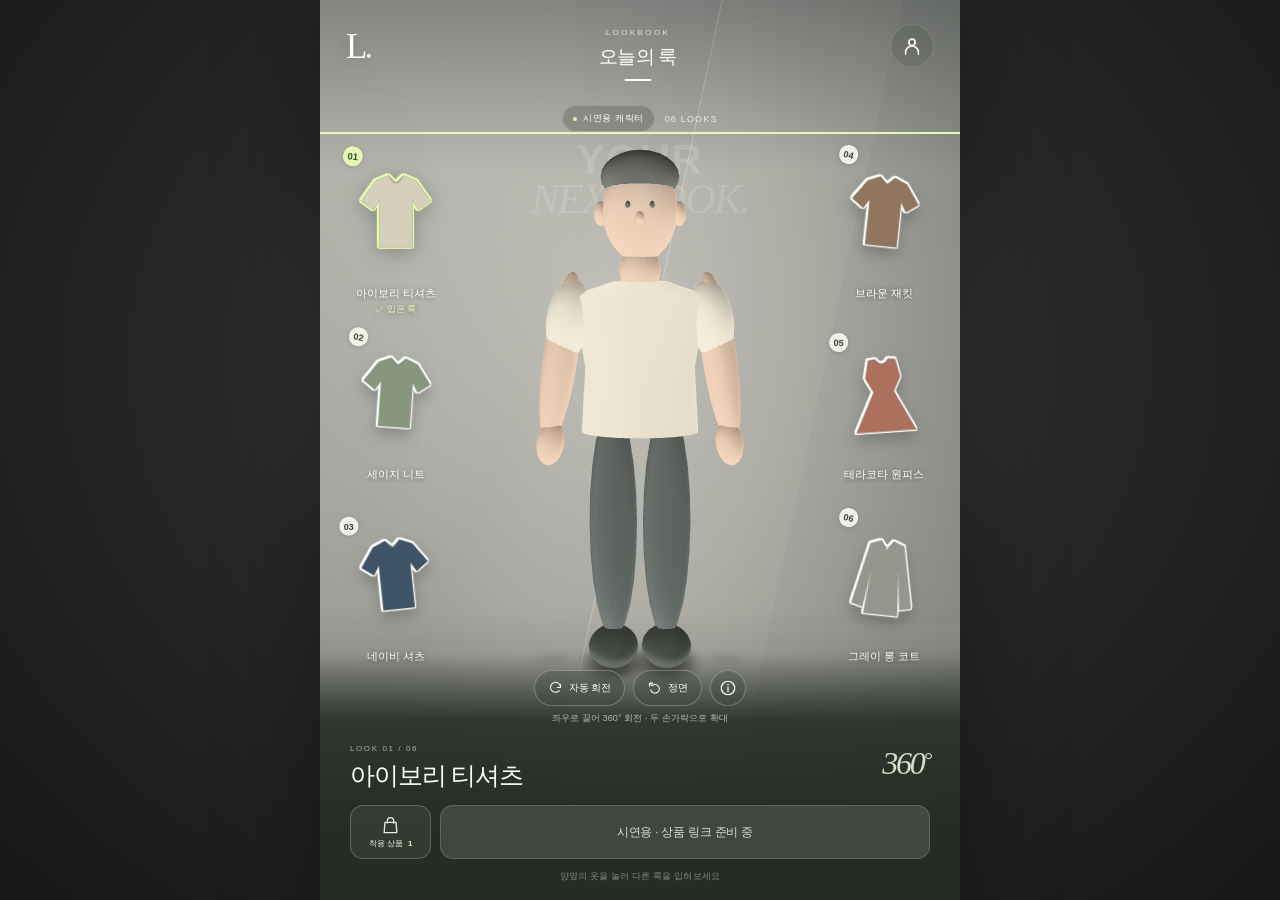
<file: web/index.html>
<!doctype html>
<html lang="ko">
<head>
  <meta charset="utf-8">
  <meta name="viewport" content="width=device-width, initial-scale=1, viewport-fit=cover">
  <meta name="theme-color" content="#30312f">
  <meta name="description" content="양옆의 옷을 골라 나만의 룩을 만나보세요. 가운데 캐릭터를 360° 돌려보고, 마음에 드는 옷은 쿠팡에서 확인하세요.">
  <meta name="referrer" content="no-referrer">
  <meta http-equiv="Content-Security-Policy" content="default-src 'self'; img-src 'self' data: blob:; script-src 'self' 'wasm-unsafe-eval'; style-src 'self' 'unsafe-inline'; connect-src 'self' blob:; worker-src 'self' blob:; object-src 'none'; base-uri 'self'; form-action 'none'">
  <title>오늘의 룩 · LOOKBOOK</title>
  <link rel="icon" href="./favicon.svg" type="image/svg+xml">
  <link rel="stylesheet" href="./lookbook.css?v=20261108-immersive-1">
  <script src="./core.js?v=20261108-immersive-1" defer></script>
  <script src="./catalog-core.js?v=20261108-immersive-1" defer></script>
  <script src="./viewer-support.js?v=20261108-immersive-1" defer></script>
  <script src="./software-3d.js?v=20261108-immersive-1" defer></script>
  <script src="./viewer.js?v=20261108-immersive-1" defer></script>
</head>
<body class="showroom">
  <main class="lookbook" aria-label="옷 선택과 3D 착용">
    <div class="studio-background" aria-hidden="true"><div class="window-light"></div><div class="studio-floor"></div></div>
    <header class="lookbook-header">
      <a class="brand" href="./" aria-label="룩북 처음 화면">L<span>.</span></a>
      <div class="header-title"><span>LOOKBOOK</span><h1>오늘의 룩</h1></div>
      <a class="icon-button admin-link" href="./admin.html" aria-label="관리자 페이지"><svg viewBox="0 0 24 24" aria-hidden="true"><circle cx="12" cy="8" r="3.5"/><path d="M5 21v-2a7 7 0 0 1 14 0v2"/></svg></a>
    </header>
    <div class="stage-heading"><span id="demoBanner" class="demo-badge" hidden><i></i>시연용 캐릭터</span><span class="collection-count" id="collectionCount">6 LOOKS</span></div>
    <div class="editorial-wordmark" aria-hidden="true">YOUR<br><em>NEXT LOOK.</em></div>
    <section class="visitor-stage" aria-label="선택한 옷을 입은 캐릭터">
      <img id="fallbackImage" class="fallback-image" alt="착용 사진" hidden>
      <canvas id="softwareViewer" class="software-viewer" data-fit="portrait" tabindex="0" role="img" aria-label="선택한 옷을 입은 3D 캐릭터. 드래그 또는 방향키로 회전" hidden></canvas>
      <model-viewer id="outfitViewer" camera-controls touch-action="none" environment-image="neutral" shadow-intensity="1" shadow-softness="1" exposure="1" camera-orbit="0deg 80deg auto" min-camera-orbit="auto 20deg 60%" max-camera-orbit="auto 130deg 180%" interaction-prompt="auto" alt="3D 착용 캐릭터"><div slot="progress-bar" class="viewer-progress"></div></model-viewer>
      <div id="viewerError" class="viewer-error" hidden><p>3D를 표시하지 못했습니다.</p><button id="retryViewer">다시 불러오기</button></div>
    </section>
    <aside class="wardrobe wardrobe-left" aria-label="왼쪽 의상 3개"><div id="leftSlots" class="slot-list"></div></aside>
    <aside class="wardrobe wardrobe-right" aria-label="오른쪽 의상 3개"><div id="rightSlots" class="slot-list"></div></aside>
    <section class="look-dock" aria-label="현재 착장과 상품">
      <div class="viewer-actions">
        <button id="rotateBtn" class="control-button" aria-pressed="false"><svg viewBox="0 0 24 24" aria-hidden="true"><path d="M20 7v5h-5M20 12a8 8 0 1 0-2 5"/></svg><span id="rotateLabel">자동 회전</span></button>
        <button id="frontBtn" class="control-button"><svg viewBox="0 0 24 24" aria-hidden="true"><path d="M4 10V5h5M4 5l4 4a7 7 0 1 1-2 7"/></svg>정면</button>
        <button id="helpBtn" class="control-button help-button" aria-label="룩북 이용 안내"><svg viewBox="0 0 24 24" aria-hidden="true"><circle cx="12" cy="12" r="9"/><path d="M12 11v6M12 7v1"/></svg></button>
      </div>
      <p id="viewerStatus" class="viewer-status" role="status" aria-live="polite">3D 룩북 준비 중…</p>
      <div class="look-heading"><div><span id="lookIndex" class="look-index">LOOK 01 / 06</span><h2 id="selectedName">오늘은 어떤 룩?</h2></div><span class="angle-badge">360<span>°</span></span></div>
      <div class="shop-actions"><button id="productsBtn" class="products-button" disabled><svg viewBox="0 0 24 24" aria-hidden="true"><path d="M5 8h14l1 13H4L5 8ZM8 9V6a4 4 0 0 1 8 0v3"/></svg><span>착용 상품 <b id="productCount">0</b></span></button><a id="shopLink" class="shop-link" target="_blank" rel="noopener noreferrer sponsored" hidden><span>쿠팡에서 보기</span><svg viewBox="0 0 24 24" aria-hidden="true"><path d="M5 12h14M13 6l6 6-6 6"/></svg></a><span id="shopPending" class="shop-pending">상품 링크 준비 중</span></div>
      <p class="outfit-hint">양옆의 옷을 눌러 다른 룩을 입혀보세요</p>
      <div id="catalogError" class="catalog-error" hidden><p id="catalogErrorText"></p><a href="./">새로고침하기</a></div>
    </section>
  </main>
  <dialog id="productDialog" class="sheet" aria-labelledby="productDialogTitle"><div class="sheet-handle" aria-hidden="true"></div><div class="sheet-heading"><div><span class="sheet-eyebrow">SHOP THE LOOK</span><h2 id="productDialogTitle">지금 입은 아이템</h2></div><button class="icon-button close-dialog" data-close="productDialog" aria-label="상품 목록 닫기"><svg viewBox="0 0 24 24" aria-hidden="true"><path d="m6 6 12 12M6 18 18 6"/></svg></button></div><div id="productList"></div><p class="sheet-note">상품 버튼을 누르면 쿠팡이 새 창으로 열립니다.</p></dialog>
  <dialog id="helpDialog" class="sheet" aria-labelledby="helpTitle"><div class="sheet-handle" aria-hidden="true"></div><div class="sheet-heading"><div><span class="sheet-eyebrow">HOW TO LOOK</span><h2 id="helpTitle">내 손으로, 모든 각도에서.</h2></div><button class="icon-button close-dialog" data-close="helpDialog" aria-label="이용 안내 닫기"><svg viewBox="0 0 24 24" aria-hidden="true"><path d="m6 6 12 12M6 18 18 6"/></svg></button></div><ol class="help-steps"><li><b>01</b><div><strong>마음에 드는 옷 선택</strong><p>양옆의 의상 이미지를 누르면 착장이 바뀝니다.</p></div></li><li><b>02</b><div><strong>캐릭터를 잡고 돌려보기</strong><p>좌우로 드래그하거나 방향키를 눌러보세요. 자동 회전도 사용할 수 있어요.</p></div></li><li><b>03</b><div><strong>마음에 들면 상품 확인</strong><p>하단 쿠팡 버튼이나 착용 상품 목록에서 확인하세요.</p></div></li></ol><p id="supportNote" class="support-note" hidden></p><p id="sourceNote" class="source-note"></p></dialog>
  <noscript>룩북을 사용하려면 브라우저의 JavaScript를 허용해주세요.</noscript>
</body>
</html>
</file>
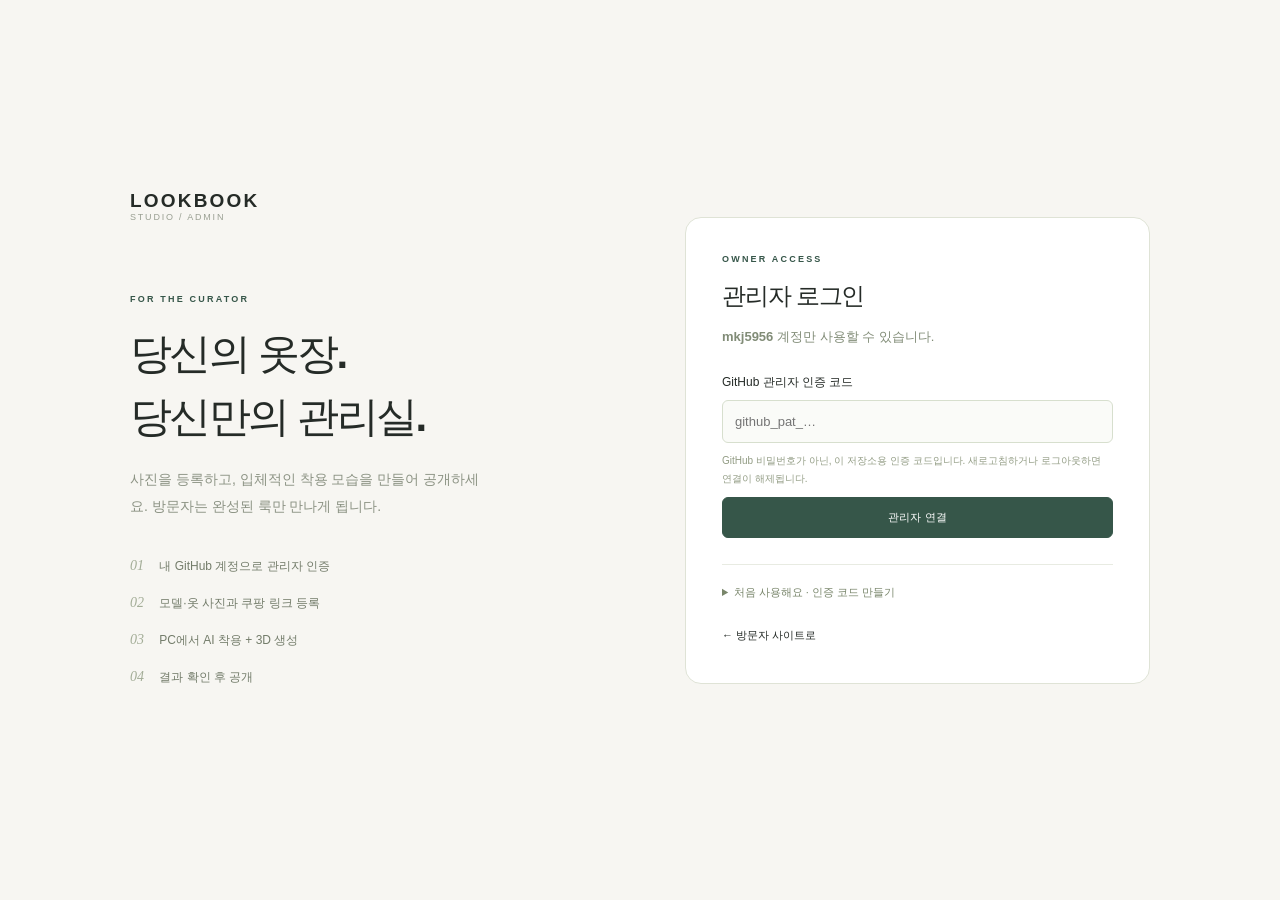
<file: web/admin.html>
<!doctype html>
<html lang="ko">
<head>
  <meta charset="utf-8">
  <meta name="viewport" content="width=device-width, initial-scale=1">
  <meta name="description" content="모델과 옷 사진으로 만드는 나만의 룩북. 내 PC의 AI로 가상착용하고 쿠팡 상품 링크까지 함께 보관하세요.">
  <meta name="referrer" content="no-referrer">
  <meta http-equiv="Content-Security-Policy" content="default-src 'self'; img-src 'self' data: blob:; script-src 'self' 'wasm-unsafe-eval'; style-src 'self' 'unsafe-inline'; connect-src 'self' blob: https://api.github.com http://127.0.0.1:8765; worker-src 'self' blob:; font-src 'self'; object-src 'none'; base-uri 'self'; form-action 'none'">
  <title>관리자 · LOOKBOOK STUDIO</title>
  <link rel="icon" href="./favicon.svg" type="image/svg+xml">
  <link rel="stylesheet" href="./styles.css?v=20261108-3d-3">
  <script src="./core.js?v=20261108-3d-3" defer></script>
  <script src="./catalog-core.js?v=20261108-3d-3" defer></script>
  <script src="./github-publisher.js?v=20261108-3d-3" defer></script>
  <script src="./admin-auth.js?v=20261108-3d-3" defer></script>
  <script src="./viewer-support.js?v=20261108-3d-3" defer></script><script src="./software-3d.js?v=20261108-3d-3" defer></script>
  <link rel="stylesheet" href="./showroom.css?v=20261108-3d-3">
</head>
<body class="admin-page">
  <section id="loginPanel" class="login-layout">
    <div class="login-intro"><a href="./" class="brand">LOOKBOOK <small>STUDIO / ADMIN</small></a><span class="eyebrow">FOR THE CURATOR</span><h1>당신의 옷장.<br>당신만의 관리실.</h1><p>사진을 등록하고, 입체적인 착용 모습을 만들어 공개하세요. 방문자는 완성된 룩만 만나게 됩니다.</p><ol><li><b>01</b> 내 GitHub 계정으로 관리자 인증</li><li><b>02</b> 모델·옷 사진과 쿠팡 링크 등록</li><li><b>03</b> PC에서 AI 착용 + 3D 생성</li><li><b>04</b> 결과 확인 후 공개</li></ol></div>
    <div class="login-card"><span class="eyebrow">OWNER ACCESS</span><h2>관리자 로그인</h2><p><strong>mkj5956</strong> 계정만 사용할 수 있습니다.</p><form id="adminLogin"><label for="githubToken">GitHub 관리자 인증 코드</label><input id="githubToken" type="password" autocomplete="off" spellcheck="false" placeholder="github_pat_…" required><p class="field-hint">GitHub 비밀번호가 아닌, 이 저장소용 인증 코드입니다. 새로고침하거나 로그아웃하면 연결이 해제됩니다.</p><button id="loginButton" class="primary-button">관리자 연결</button><p id="loginError" role="alert" class="form-error" hidden></p></form><details><summary>처음 사용해요 · 인증 코드 만들기</summary><ol class="setup-steps"><li><b>GitHub에서 Fine-grained token 생성</b><a href="https://github.com/settings/personal-access-tokens/new" target="_blank" rel="noopener noreferrer">인증 코드 발급 페이지 ↗</a></li><li><b>Repository access → Only select repositories</b><span><code>Cookbook-site</code> 하나만 선택하세요.</span></li><li><b>Repository permissions → Contents</b><span><code>Read and write</code>로 설정하고 원하는 만료일을 정하세요. 다른 권한은 필요하지 않습니다.</span></li><li><b>Generate token → 위 입력란에 붙여넣기</b><span>코드는 GitHub에 인증할 때만 전송됩니다. 채팅이나 저장소에 올리지 마세요.</span></li></ol></details><a href="./" class="text-button back-to-shop">← 방문자 사이트로</a></div>
  </section>
  <div id="adminWorkspace" hidden>
  <header class="topbar">
    <a class="brand" href="./" aria-label="룩북 스튜디오 처음 화면"><span class="brand-mark" data-icon="hanger"></span><span>LOOKBOOK<span class="brand-sub">나만의 피팅 스튜디오</span></span></a>
    <div class="top-actions"><span id="adminAccount" class="admin-account"></span><a class="text-button" href="./" target="_blank" rel="noopener">방문자 화면 ↗</a><button id="logoutBtn" class="text-button">로그아웃</button><button id="connectBtn" class="connection"><span class="status-dot"></span><span id="connectionLabel">내 PC AI 연결</span><span data-icon="arrow-up-right"></span></button><button id="helpBtn" class="icon-button" aria-label="사용 방법" data-icon="help"></button></div>
  </header>
  <main>
    <section class="intro">
      <div><div class="eyebrow"><span></span> YOUR OWN FITTING ROOM</div><h1>사진에서, 입체적인 룩으로.</h1><p>옷을 클릭하면 AI 착용 사진과 3D 캐릭터를 순서대로 만듭니다.</p></div>
      <div class="intro-note"><span data-icon="lock"></span><span>공개 전까지 내 브라우저에<br><strong>AI 생성은 내 PC에서</strong></span></div>
    </section>

    <section class="publish-bar"><div><b>방문자에게 보여줄 3D 룩북</b><span id="preparedCount">준비된 의상 0 / 0</span></div><button id="publishBtn" class="primary-button">공개 내용 확인 →</button></section>
    <div class="workspace-nav"><div class="tabs" role="tablist" aria-label="작업 화면"><button id="studioTab" class="tab active" role="tab" aria-selected="true" aria-controls="studioPanel">피팅 스튜디오</button><button id="looksTab" class="tab" role="tab" aria-selected="false" aria-controls="looksPanel">내 룩북 <span id="looksCount">0</span></button></div><div class="project-actions"><span id="saveStatus" class="save-status">이 브라우저에 저장</span><button id="importBtn" class="text-button"><span data-icon="folder"></span>불러오기</button><button id="exportBtn" class="text-button"><span data-icon="download"></span>프로젝트 저장</button></div></div>

    <section id="studioPanel" role="tabpanel" aria-labelledby="studioTab">
      <div class="studio-grid">
        <aside class="wardrobe left-wardrobe"><div class="section-heading"><h2>나의 옷장</h2><span>01 — 03</span></div><div id="leftSlots" class="slot-list"></div></aside>
        <section class="fitting-column" aria-label="모델과 가상착용 결과">
          <div class="model-toolbar"><span><span class="tiny-dot"></span> <span id="modelLabel">MY MODEL</span></span><button id="modelUploadBtn" class="text-button"><span data-icon="upload"></span><span id="modelUploadLabel">모델 사진</span></button></div>
          <div id="modelStage" class="model-stage">
            <div class="stage-lines" aria-hidden="true"></div>
            <div id="emptyModel" class="empty-model">
              <svg class="model-illustration" viewBox="0 0 320 480" fill="none" aria-hidden="true"><ellipse cx="160" cy="452" rx="76" ry="10" fill="#dedbd3"/><path d="M125 109c-4-17-3-37 0-49 4-22 18-34 36-34s34 13 37 36c2 15 1 32-3 48" fill="#ddd8ce"/><ellipse cx="160" cy="76" rx="30" ry="38" fill="#e9e1d7"/><path d="M146 108v21l-32 12-16 17-24 120 17 5 31-97-3 91-6 154h27l20-132 20 132h27l-7-154-2-91 31 97 17-5-24-120-16-17-32-12v-21" fill="#e8e1d7"/><path d="M114 141l27-10c6 14 32 14 38 0l27 10-12 45 6 87h-81l7-87z" fill="#b7bbb0"/><path d="M119 273h81l7 153h-27l-20-125-20 125h-27z" fill="#c8c6bb"/><path d="M113 426h27l-2 16h-38c-2-6 5-12 13-16m67 0h27c8 4 15 10 13 16h-38z" fill="#827f73"/><path d="M126 67c8-1 22-5 30-17 11 13 24 19 37 20-1-27-17-40-32-40-19 0-32 14-35 37" fill="#aaa598"/><path d="M160 279v20m-40-26h80" stroke="#a9a79a" stroke-width="2"/></svg>
              <div class="model-empty-caption"><span class="eyebrow">START WITH YOU</span><h2>오늘의 모델을 추가하세요</h2><p>정면에서 찍은 사진이 가장 좋아요.</p><button id="emptyUploadBtn" class="primary-button"><span data-icon="plus"></span>모델 사진 올리기</button><small>JPG · PNG · WebP / 최대 15MB</small></div>
            </div>
            <img id="modelImage" class="model-image" alt="업로드한 모델" hidden>
            <span id="resultBadge" class="result-badge" hidden>AI 피팅 결과</span>
            <div id="processing" class="processing" hidden role="status" aria-live="polite"><div class="spinner"></div><strong id="processingTitle">옷을 입혀보고 있어요</strong><p id="processingText">내 PC에서 AI가 작업 중입니다.</p><span id="elapsed">0초</span><button id="cancelBtn" class="secondary-button">작업 취소</button></div>
            <div class="stage-number" aria-hidden="true">LOOK / <span id="lookNumber">01</span></div>
          </div>
          <div class="stage-actions"><button id="originalBtn" class="text-button" disabled><span data-icon="compare"></span>원본 보기</button><button id="resetBtn" class="text-button" disabled><span data-icon="reset"></span>처음부터</button><button id="downloadBtn" class="text-button" disabled><span data-icon="download"></span>이미지 저장</button></div>
          <section class="admin-3d"><div class="section-heading"><h3>3D 착용 미리보기</h3><span id="threeDState">의상을 선택해주세요</span></div><canvas id="adminSoftwareViewer" class="admin-software-viewer" tabindex="0" role="img" aria-label="공개할 3D 캐릭터. 드래그 또는 방향키로 회전" hidden></canvas><model-viewer id="adminViewer" camera-controls touch-action="pan-y" environment-image="neutral" shadow-intensity="1" camera-orbit="0deg 80deg auto" alt="공개할 3D 착용 캐릭터" hidden></model-viewer><p id="threeDHint" class="muted">착용 사진이 완성되면 3D를 자동으로 생성합니다. 등록한 3D 파일로 교체할 수도 있어요.</p><div class="stage-actions"><button id="generate3DBtn" class="secondary-button" disabled>3D 다시 생성</button><button id="importGLBBtn" class="text-button" disabled>3D 파일 등록</button></div><small>AI가 보이지 않는 면을 추정합니다. 회전해서 얼굴·등·옷 디테일을 확인한 뒤 공개하세요.</small></section>
          <div id="productPanel" class="product-panel"><div class="product-heading"><span data-icon="bag"></span><h3 id="productTitle">착용 아이템</h3></div><div id="productList"><p class="muted">옷을 입히면 쿠팡 상품 링크가 여기에 표시됩니다.</p></div></div>
        </section>
        <aside class="wardrobe right-wardrobe"><div class="section-heading"><h2>더해볼 아이템</h2><span>04 — 06</span></div><div id="rightSlots" class="slot-list"></div></aside>
      </div>
      <div class="studio-bottom"><div class="step-hint"><span>01</span>모델 사진 올리기<i></i><span>02</span>옷과 쿠팡 링크 등록<i></i><span>03</span>옷을 눌러 3D 생성</div><div class="generation-controls"><label for="quality">합성 품질</label><select id="quality"><option value="20">빠르게</option><option value="30" selected>균형 있게</option><option value="50">세밀하게</option></select><label class="check-label"><input id="layerMode" type="checkbox">현재 룩에 더하기</label></div></div>
      <div id="feedback" class="feedback" role="status" hidden></div>
    </section>

    <section id="looksPanel" role="tabpanel" aria-labelledby="looksTab" hidden><div class="looks-heading"><div><h2>마음에 드는 조합을 모아두세요.</h2><p>완성한 룩은 이 브라우저에 최대 20개까지 자동 보관됩니다.</p></div></div><div id="lookGallery" class="look-gallery"></div></section>

    <footer><span>LOOKBOOK STUDIO <b>·</b> EVERYDAY, A NEW POSSIBILITY.</span><a href="https://github.com/mkj5956/Cookbook-site" target="_blank" rel="noopener noreferrer">프로그램 다운로드 <span data-icon="arrow-up-right"></span></a></footer>
  </main>

  <dialog id="garmentDialog"><form id="garmentForm" novalidate><div class="dialog-heading"><div><span class="eyebrow" id="slotEyebrow">WARDROBE 01</span><h2>나의 옷 등록하기</h2></div><button type="button" class="icon-button dialog-close" aria-label="닫기" data-icon="close"></button></div><button type="button" id="garmentImageBtn" class="garment-drop"><img id="garmentPreview" alt="등록할 의상" hidden><span id="garmentPlaceholder"><span data-icon="upload"></span><strong>옷 사진을 선택하거나 끌어놓으세요</strong><small>상품 단독 사진 또는 옷을 입은 사진 · 최대 15MB</small></span></button><label for="garmentName">상품명</label><input id="garmentName" type="text" maxlength="80" placeholder="예: 아이보리 리브 니트"><div class="form-row"><div><label for="garmentCategory">옷 종류</label><select id="garmentCategory"><option value="tops">상의 · 아우터</option><option value="bottoms">하의 · 스커트</option><option value="one-pieces">원피스 · 점프수트</option></select></div><div><label for="garmentPhotoType">사진 형태</label><select id="garmentPhotoType"><option value="flat-lay">옷만 있는 상품 사진</option><option value="model">사람이 입은 사진</option></select></div></div><label for="garmentLink">쿠팡 상품 링크 <span class="optional">선택</span></label><div class="input-with-icon"><span data-icon="link"></span><input id="garmentLink" type="url" maxlength="2048" placeholder="https://www.coupang.com/..." autocomplete="off"></div><p class="field-hint">쿠팡 상품 주소 또는 link.coupang.com 공유 링크를 붙여넣으세요.</p><p id="garmentError" class="form-error" role="alert" hidden></p><div class="dialog-footer"><button type="button" id="deleteGarmentBtn" class="text-button danger">이 옷 삭제</button><button type="submit" class="primary-button">옷장에 저장 <span data-icon="arrow-right"></span></button></div></form></dialog>

  <dialog id="connectDialog"><div class="dialog-heading"><div><span class="eyebrow">ON YOUR COMPUTER</span><h2>내 PC의 AI와 연결하기</h2></div><button class="icon-button dialog-close" aria-label="닫기" data-icon="close"></button></div><p class="dialog-intro">사이트는 공개되어 있지만, 사진 합성은 본인 PC에서만 실행됩니다. 방문자는 관리자가 미리 생성·공개한 3D 캐릭터만 보게 됩니다.</p><ol class="setup-steps"><li><b>프로그램 준비</b><span>저장소를 ZIP으로 내려받고 압축을 풀어주세요.</span><a href="https://github.com/mkj5956/Cookbook-site/archive/refs/heads/main.zip" class="text-button">윈도우 프로그램 다운로드 <span data-icon="download"></span></a></li><li><b>처음 한 번 설치</b><span><code>local-ai/1_INSTALL.bat</code>를 더블클릭하세요. AI 파일 다운로드에 인터넷이 필요합니다.</span></li><li><b>AI 실행</b><span><code>local-ai/2_START.bat</code>를 더블클릭하면 연결된 룩북이 열립니다.</span></li></ol><div class="hardware-note"><span data-icon="info"></span><p>NVIDIA 그래픽카드가 필요합니다. AI 모델의 안내 기준은 약 8GB VRAM이며, 이 구성은 RTX 30 시리즈 이상·12GB 이상을 권장합니다. <code>0_CHECK_PC.bat</code>로 확인할 수 있어요.</p></div><details><summary>직접 연결 코드를 입력할게요</summary><label for="connectionToken">실행 창에 표시된 연결 코드</label><input id="connectionToken" type="password" autocomplete="off" placeholder="연결 코드를 붙여넣으세요"><button id="manualConnectBtn" class="primary-button">연결 확인</button></details><p id="connectionMessage" class="form-error" role="status" hidden></p><p class="field-hint">Chrome에서 ‘로컬 네트워크 접근’ 안내가 뜨면 허용하세요. AI 생성 중 사진은 외부 서비스로 전송되지 않습니다. ‘공개하기’를 누른 결과 파일만 GitHub에 저장됩니다.</p><div class="dialog-footer"><button id="disconnectBtn" class="text-button danger">연결 해제</button><button id="testConnectionBtn" class="secondary-button">연결 다시 확인</button></div></dialog>

  <dialog id="helpDialog"><div class="dialog-heading"><div><span class="eyebrow">A LITTLE GUIDE</span><h2>나만의 룩북 사용법</h2></div><button class="icon-button dialog-close" aria-label="닫기" data-icon="close"></button></div><ol class="setup-steps"><li><b>가운데에 모델 사진을 올려주세요.</b><span>팔이 몸을 가리지 않는 정면 사진을 권장합니다.</span></li><li><b>양옆 6칸에 옷을 등록하세요.</b><span>옷 종류, 사진 형태, 상품명과 쿠팡 주소를 함께 저장할 수 있어요.</span></li><li><b>등록한 옷을 클릭하세요.</b><span>PC의 AI가 옷을 입힌 사진을 만듭니다. ‘현재 룩에 더하기’를 켜면 완성된 룩에 다음 옷을 합성합니다. 반복 합성하면 얼굴과 디테일이 변할 수 있어요.</span></li><li><b>모델 아래에서 상품을 확인하세요.</b><span>쿠팡 버튼으로 해당 상품을 열 수 있습니다. 완성한 사진은 저장하거나 내 룩북에서 다시 볼 수 있어요. 3D 생성까지 끝난 의상을 확인하고 상단의 공개 버튼을 누르세요.</span></li></ol><div class="hardware-note"><p>이 결과는 스타일 미리보기입니다. 실제 사이즈·핏·무늬의 정확성을 보장하지 않습니다. 브라우저 데이터를 지우면 사진과 룩북이 사라지므로 ‘프로젝트 저장’으로 백업하세요. 쿠팡 링크는 직접 등록하며 가격·재고를 가져오지는 않습니다.</p></div></dialog>

  <input id="glbFile" type="file" accept=".glb,model/gltf-binary" hidden>
  <input id="modelFile" type="file" accept="image/jpeg,image/png,image/webp" hidden><input id="garmentFile" type="file" accept="image/jpeg,image/png,image/webp" hidden><input id="projectFile" type="file" accept=".json,.lookbook" hidden>
  <div id="toast" class="toast" role="status" aria-live="polite" hidden></div>
  <noscript>룩북을 사용하려면 브라우저에서 JavaScript를 허용해주세요.</noscript>
<dialog id="publishDialog"><div class="dialog-heading"><div><span class="eyebrow">READY FOR EVERYONE</span><h2>이 룩북을 공개할까요?</h2></div><button class="icon-button dialog-close" aria-label="닫기" data-icon="close"></button></div><p>아래 의상의 상품 사진, 착용 사진, 3D 캐릭터, 쿠팡 링크가 공개 사이트와 GitHub 저장소에 저장됩니다. GitHub 기록에도 남습니다.</p><div id="publishList" class="publish-list"></div><p id="publishStatus" role="status" class="field-hint" hidden></p><a id="publishedLink" href="./" target="_blank" rel="noopener" hidden>공개 사이트 확인 ↗</a><div class="dialog-footer"><button id="publishConfirm" class="primary-button">위 내용으로 공개하기</button></div></dialog>
  </div>
</body>
</html>
</file>
<file: web/lookbook.css>
/* Portrait showroom: the model is the stage, the six looks float around it. */
:root{color-scheme:dark;font-family:Inter,"Pretendard","Noto Sans KR",-apple-system,BlinkMacSystemFont,"Segoe UI",sans-serif;font-synthesis:none;color:#fff;background:#181a19}
*{box-sizing:border-box}body{margin:0}button,a{-webkit-tap-highlight-color:transparent;touch-action:manipulation}button{font:inherit;color:inherit;cursor:pointer}button:disabled{cursor:default}a{color:inherit;text-decoration:none}[hidden]{display:none!important}button:focus-visible,a:focus-visible,canvas:focus-visible{outline:2px solid #e6f9b0;outline-offset:4px}svg{width:22px;height:22px;fill:none;stroke:currentColor;stroke-width:1.65;stroke-linecap:round;stroke-linejoin:round;flex-shrink:0}
body{min-height:100svh;background:radial-gradient(ellipse at 50% 40%,#494b46 0,#262927 46%,#151817 100%)}
.lookbook{position:relative;isolation:isolate;margin:0 auto;width:100%;max-width:640px;height:100svh;height:100dvh;min-height:650px;overflow:hidden;background:#96958f;box-shadow:0 0 100px #0005}
.studio-background{position:absolute;inset:0;z-index:-2;overflow:hidden;background:radial-gradient(ellipse at 44% 34%,#c1c0b8 0,#aaa9a3 38%,#8d8f88 72%,#777b73 100%)}
.window-light{position:absolute;top:0;left:-15%;width:63%;height:100%;background:linear-gradient(100deg,#eeeee45c,transparent 64%);transform:skewX(-12deg);border-right:1px solid #e9eadf2e;box-shadow:180px 0 0 #e6e6dc0e}
.studio-floor{position:absolute;left:-20%;right:-20%;height:25%;bottom:14%;transform:perspective(400px) rotateX(65deg);border-top:1px solid #fff2;background:linear-gradient(#a8aaa026,transparent)}
.lookbook::before{content:"";position:absolute;inset:0;z-index:-1;pointer-events:none;background:linear-gradient(#151b204d 0,transparent 19%,transparent 68%,#2126208c 100%)}
.lookbook-header{position:absolute;z-index:5;top:0;left:0;right:0;height:88px;padding:calc(18px + env(safe-area-inset-top)) 22px 14px;display:flex;justify-content:space-between;align-items:center}
.brand{font-family:Georgia,serif;font-size:35px;line-height:1;width:40px;letter-spacing:-.08em;text-shadow:0 2px 12px #0002}.brand span{color:#e4f5c5}.header-title{text-align:center}.header-title>span{font-size:8px;letter-spacing:.3em;opacity:.75}.header-title h1{position:relative;font-size:19px;letter-spacing:-.04em;line-height:1.4;font-weight:650;margin:5px 0 0}.header-title h1::after{content:"";position:absolute;left:50%;bottom:-10px;transform:translateX(-50%);width:27px;height:2px;border-radius:3px;background:#fff}
.icon-button{border:0;background:transparent;display:inline-flex;align-items:center;justify-content:center;min-width:44px;min-height:44px;padding:10px;border-radius:50%}.admin-link{background:#2b302d20;border:1px solid #fff2}.admin-link:hover{background:#fff2}
.stage-heading{position:absolute;z-index:4;top:calc(105px + env(safe-area-inset-top));left:0;right:0;display:flex;align-items:center;justify-content:center;gap:10px;pointer-events:none;font-size:9px;letter-spacing:.06em}.demo-badge{display:inline-flex;align-items:center;gap:6px;padding:6px 10px;border:1px solid #fff3;border-radius:20px;background:#3b403b47;backdrop-filter:blur(8px)}.demo-badge i{height:4px;width:4px;border-radius:50%;background:#e1f3b6}.collection-count{opacity:.8;font-size:9px;letter-spacing:.13em}
.editorial-wordmark{position:absolute;top:15.5%;left:0;right:0;text-align:center;font-size:clamp(28px,5.3vw,42px);line-height:.93;letter-spacing:.03em;font-weight:800;color:#ffffff26;pointer-events:none;z-index:-1}.editorial-wordmark em{font-family:Georgia,serif;font-weight:400;letter-spacing:-.04em}
.visitor-stage{position:absolute;inset:calc(132px + env(safe-area-inset-top)) 0 calc(202px + env(safe-area-inset-bottom));z-index:1;min-height:260px}
model-viewer,.software-viewer,.fallback-image{position:absolute;inset:0;width:100%;height:100%;border:0;background:transparent;touch-action:none;--poster-color:transparent;--progress-bar-color:#e6f9b0}.software-viewer{cursor:grab;outline-offset:-4px}.fallback-image{object-fit:contain;padding:8px 17% 0}.viewer-progress{height:2px;width:100%;position:absolute;top:0;left:0;background:#e6f9b0;animation:loading 1s ease-in-out infinite}.viewer-error{position:absolute;z-index:3;left:19%;right:19%;top:42%;padding:16px;text-align:center;background:#272c27e8;border:1px solid #ffffff29;border-radius:15px;backdrop-filter:blur(12px);font-size:12px;line-height:1.6}.viewer-error button{padding:9px 14px;border:1px solid #ffffff50;border-radius:20px;background:transparent;font-size:11px}.viewer-error p{margin:0 0 10px}
.wardrobe{position:absolute;z-index:3;top:calc(145px + env(safe-area-inset-top));bottom:calc(218px + env(safe-area-inset-bottom));width:104px;pointer-events:none}.wardrobe-left{left:19px}.wardrobe-right{right:19px}.slot-list{display:grid;grid-template-rows:repeat(3,minmax(0,1fr));align-items:center;gap:8px;height:100%}.visitor-card{position:relative;display:flex;flex-direction:column;align-items:center;justify-content:center;min-width:0;width:100%;height:100%;max-height:173px;padding:0 3px;border:0;background:transparent;text-align:center;pointer-events:auto;transition:transform .18s ease}.visitor-card:not(:disabled):hover{transform:translateY(-3px)}.visitor-card:disabled{opacity:.38}.visitor-card-image{position:relative;display:flex;align-items:center;justify-content:center;min-height:52px;height:calc(100% - 32px);max-height:134px;width:100%;transform:rotate(-6deg);transition:transform .2s,filter .2s}.wardrobe-right .visitor-card-image{transform:rotate(6deg)}.visitor-card:nth-child(2) .visitor-card-image{transform:rotate(4deg)}.wardrobe-right .visitor-card:nth-child(2) .visitor-card-image{transform:rotate(-4deg)}.visitor-card.active .visitor-card-image{transform:rotate(0) scale(1.04)}.visitor-card-image img{width:100%;height:100%;object-fit:contain;filter:drop-shadow(1.5px 0 0 #fff) drop-shadow(-1.5px 0 0 #fff) drop-shadow(0 1.5px 0 #fff) drop-shadow(0 -1.5px 0 #fff) drop-shadow(0 7px 7px #252b2845)}.visitor-card.active .visitor-card-image img{filter:drop-shadow(1.5px 0 0 #e6f9b0) drop-shadow(-1.5px 0 0 #e6f9b0) drop-shadow(0 1.5px 0 #e6f9b0) drop-shadow(0 -1.5px 0 #e6f9b0) drop-shadow(0 4px 9px #26362a50)}.item-number{position:absolute;top:1px;left:0;z-index:2;display:grid;place-items:center;width:19px;height:19px;border-radius:50%;font-size:9px;font-weight:600;background:#f8f8f0e8;color:#394037;border:1px solid #fff7;box-shadow:0 1px 5px #0002;transform:rotate(6deg)}.active .item-number{background:#e6f9b0;border-color:#e6f9b0}.visitor-card-caption{display:flex;flex-direction:column;align-items:center;max-width:100%;padding:4px 0 0;gap:3px;line-height:1.4;text-shadow:0 1px 6px #0008}.visitor-card-caption strong{font-size:11px;font-weight:550;max-width:100%;overflow:hidden;white-space:nowrap;text-overflow:ellipsis}.visitor-card-caption small{font-size:9px;line-height:1.3;color:#e6f9b0;min-height:12px}.empty-hanger{font-size:36px;font-weight:200;color:#fff6}.visitor-card:focus-visible{border-radius:12px}
.look-dock{position:absolute;z-index:4;bottom:0;left:0;right:0;padding:16px 24px calc(17px + env(safe-area-inset-bottom));background:linear-gradient(transparent,#283029e8 27%,#242b25fa 74%);pointer-events:none}.look-dock button,.look-dock a{pointer-events:auto}.viewer-actions{display:flex;align-items:center;justify-content:center;gap:8px;margin:0 0 4px}.control-button{display:flex;align-items:center;justify-content:center;gap:6px;min-height:36px;padding:0 13px;border:1px solid #fff4;border-radius:24px;background:#26302b33;backdrop-filter:blur(8px);font-size:10px}.control-button svg{width:15px;height:15px}.control-button[aria-pressed="true"]{color:#273223;background:#e6f9b0;border-color:#e6f9b0}.control-button:disabled{opacity:.4}.help-button{padding:0;width:36px}.help-button svg{width:18px;height:18px}.viewer-status{font-size:9px;letter-spacing:.01em;text-align:center;min-height:15px;line-height:1.5;margin:6px 0 10px;color:#e7ece2b5}.viewer-status.error{color:#ffe1c4}.look-heading{display:flex;align-items:center;justify-content:space-between;gap:16px;margin-bottom:14px}.look-index{font-size:8px;letter-spacing:.2em;color:#d3dec4bd}.look-heading h2{font-size:25px;line-height:1.25;letter-spacing:-.045em;font-weight:550;margin:5px 0 0;overflow:hidden;text-overflow:ellipsis;white-space:nowrap;max-width:400px}.look-heading>div{min-width:0}.angle-badge{font-family:Georgia,serif;font-size:32px;letter-spacing:-.07em;color:#d5dec6;font-style:italic}.angle-badge span{font-family:inherit;font-size:22px;vertical-align:top;line-height:1.4}
.shop-actions{display:flex;gap:9px}.products-button{border:1px solid #f0f5e33b;background:#fff1;border-radius:13px;display:flex;flex-direction:column;align-items:center;justify-content:center;gap:3px;min-height:54px;min-width:81px;padding:6px 11px;font-size:8px;color:#e7ede0}.products-button svg{width:19px;height:19px}.products-button b{font-weight:600;margin-left:3px;color:#e6f9b0}.products-button:disabled{opacity:.4}.shop-link,.shop-pending{display:flex;align-items:center;justify-content:center;flex:1;gap:18px;border-radius:13px;min-height:54px;font-size:14px;letter-spacing:-.02em;font-weight:650}.shop-link{background:#e6f9b0;color:#293222;box-shadow:0 4px 18px #1113}.shop-link:hover{background:#f0ffd0}.shop-link svg{width:19px;height:19px}.shop-pending{background:#dbe5d026;color:#d9e1d0;border:1px solid #e7eede30;font-size:12px;font-weight:400}.outfit-hint{text-align:center;font-size:9px;letter-spacing:.02em;color:#b8c3af9e;margin:11px 0 0}.catalog-error{pointer-events:auto;font-size:12px;line-height:1.7;padding:12px;background:#3f302a;border:1px solid #b7907e;border-radius:12px}.catalog-error a{text-decoration:underline}
.sheet{color-scheme:light;color:#2a3029;border:1px solid #fff4;border-radius:24px 24px 0 0;background:#f7f8f2;width:min(100%,600px);max-width:600px;margin:auto auto 0;max-height:80svh;max-height:80dvh;padding:13px 24px calc(22px + env(safe-area-inset-bottom));box-shadow:0 -15px 60px #0003;overflow:auto}.sheet::backdrop{background:#101b1566;backdrop-filter:blur(5px)}.sheet-handle{height:4px;width:32px;margin:0 auto 18px;border-radius:3px;background:#cbd1c3}.sheet-heading{display:flex;align-items:center;justify-content:space-between;gap:12px;margin-bottom:18px}.sheet-eyebrow{font-size:9px;letter-spacing:.15em;color:#7d8974}.sheet-heading h2{font-size:20px;letter-spacing:-.04em;margin:6px 0 0;font-weight:600}.sheet .icon-button{border:1px solid #d8decf}.product-row{display:grid;grid-template-columns:44px 1fr auto;align-items:center;gap:12px;padding:16px 0;border-top:1px solid #dee3d5}.product-row>img{width:44px;height:54px;object-fit:contain;border-radius:8px;background:#e6e9e0}.product-row strong{display:block;font-size:12px;font-weight:550;overflow-wrap:anywhere}.product-row small{display:block;font-size:10px;margin-top:5px;color:#8a9380}.coupang-link{font-size:11px;border-radius:9px;background:#33492b;color:#fff;padding:12px 10px;white-space:nowrap}.no-link{font-size:10px;color:#89917f}.sheet-note{font-size:10px;color:#8b947f;line-height:1.7;margin:16px 0 0}.help-steps{list-style:none;margin:0;padding:0}.help-steps li{display:flex;gap:16px;padding:17px 0;border-top:1px solid #dce2d2}.help-steps b{font-size:11px;color:#86967c;font-weight:400;line-height:1.8}.help-steps strong{font-size:13px;font-weight:600}.help-steps p{font-size:12px;line-height:1.7;color:#7f8b74;margin:6px 0 0}.support-note,.source-note{font-size:11px;line-height:1.8;color:#7b886f;margin:14px 0 0}.support-note{background:#eaeee2;border-radius:10px;padding:12px}
@keyframes loading{50%{opacity:.3}}
@media(min-width:700px){.lookbook{max-width:min(640px,80dvh);min-width:490px}.lookbook-header{padding-left:26px;padding-right:26px}.wardrobe{width:108px}.wardrobe-left{left:22px}.wardrobe-right{right:22px}.look-dock{padding-left:30px;padding-right:30px}}
@media(max-width:440px){.lookbook-header{height:81px;padding-left:18px;padding-right:18px}.brand{font-size:31px}.header-title h1{font-size:18px}.stage-heading{top:calc(96px + env(safe-area-inset-top))}.visitor-stage{top:calc(122px + env(safe-area-inset-top));bottom:calc(195px + env(safe-area-inset-bottom))}.wardrobe{top:calc(130px + env(safe-area-inset-top));bottom:calc(219px + env(safe-area-inset-bottom));width:78px}.wardrobe-left{left:9px}.wardrobe-right{right:9px}.slot-list{gap:5px}.visitor-card{max-height:148px}.visitor-card-image{height:calc(100% - 32px);max-height:110px;width:69px}.visitor-card-caption strong{font-size:9px}.visitor-card-caption small{font-size:8px}.item-number{width:16px;height:16px;font-size:8px}.look-dock{padding-left:18px;padding-right:18px;padding-bottom:calc(13px + env(safe-area-inset-bottom))}.look-heading h2{font-size:23px;max-width:280px}.look-heading{margin-bottom:12px}.angle-badge{font-size:29px}.sheet{padding-left:20px;padding-right:20px}.product-row{gap:9px}.no-link{font-size:9px}}
@media(max-height:740px){.stage-heading{top:calc(87px + env(safe-area-inset-top))}.visitor-stage{top:calc(110px + env(safe-area-inset-top));bottom:calc(195px + env(safe-area-inset-bottom))}.wardrobe{top:calc(117px + env(safe-area-inset-top));bottom:calc(220px + env(safe-area-inset-bottom))}.visitor-card-image{max-height:86px}.visitor-card-caption{gap:1px}.look-heading h2{font-size:21px}.look-dock{padding-top:10px}.outfit-hint{margin-top:8px}.viewer-status{margin-bottom:7px}.look-heading{margin-bottom:10px}}
@media(prefers-reduced-motion:reduce){.visitor-card,.visitor-card-image{transition:none}.viewer-progress{animation:none}}
</file>
<file: web/styles.css>
@charset "UTF-8";
:root{--bg:#f7f6f2;--paper:#fff;--ink:#252b27;--muted:#858982;--line:#e2e3dc;--green:#365649;--green-soft:#e9eee7;--orange:#b47752;--shadow:0 14px 48px #26372d0d;font-family:-apple-system,BlinkMacSystemFont,"Segoe UI","Malgun Gothic",sans-serif;color:var(--ink);background:var(--bg);font-synthesis:none}
*{box-sizing:border-box}body{margin:0}button,input,select{font:inherit}button,a,input,select{-webkit-tap-highlight-color:transparent}button{cursor:pointer}button:disabled{cursor:default;opacity:.4}button{color:inherit}a{color:inherit;text-decoration:none}img{display:block;max-width:100%}[hidden]{display:none!important}:focus-visible{outline:3px solid #8ba795;outline-offset:4px}svg.icon{width:18px;height:18px;flex-shrink:0;vertical-align:middle;stroke:currentColor;fill:none;stroke-width:1.6;stroke-linecap:round;stroke-linejoin:round}.topbar{height:92px;max-width:1440px;margin:auto;padding:0 5.5%;display:flex;align-items:center;justify-content:space-between;border-bottom:1px solid var(--line)}.brand{display:flex;gap:13px;align-items:center;font-size:19px;letter-spacing:2.2px;font-weight:650}.brand-mark{width:43px;height:43px;border-radius:50%;border:1px solid #b8c2b8;display:grid;place-items:center;color:var(--green)}.brand-mark .icon{width:25px;height:25px}.brand-sub{display:block;font-size:10px;font-weight:400;letter-spacing:1.1px;margin-top:5px;color:var(--muted)}.top-actions{display:flex;align-items:center;gap:16px}.connection{display:flex;align-items:center;gap:9px;border:1px solid var(--line);background:transparent;padding:10px 13px;border-radius:7px;font-size:12px}.connection .icon{width:14px}.status-dot{height:6px;width:6px;border-radius:50%;background:#b99b6c}.connection.ready .status-dot{background:#6e966d}.connection.ready{background:var(--green-soft);border-color:#d1dccf;color:var(--green)}.icon-button{display:grid;place-items:center;width:32px;height:32px;padding:0;border:0;background:transparent;border-radius:7px}.icon-button:hover{background:#eceee7}main{max-width:1260px;padding:0 36px;margin:auto}.intro{display:flex;justify-content:space-between;align-items:center;padding:47px 0 37px}.eyebrow{font-size:9px;font-weight:600;letter-spacing:2.2px;display:flex;align-items:center;gap:8px;color:var(--green)}.eyebrow>span{width:5px;height:5px;border-radius:50%;background:var(--green)}h1{font-size:33px;letter-spacing:-1.6px;margin:13px 0 13px;font-weight:550}.intro p{font-size:12px;color:#7a7f77;margin:0;letter-spacing:-.2px}.intro-note{display:flex;align-items:center;gap:12px;font-size:11px;line-height:1.9;color:var(--muted);padding-right:7px}.intro-note>.icon{width:28px;height:28px;stroke-width:1.1;color:#87917e}.intro-note strong{font-weight:500;color:#667260}.workspace-nav{display:flex;align-items:center;justify-content:space-between;border-bottom:1px solid var(--line);margin-bottom:27px}.tabs{display:flex;gap:27px}.tab{font-size:12px;border:0;background:transparent;padding:14px 0 17px;color:var(--muted);position:relative}.tab.active{color:var(--ink);font-weight:600}.tab.active:after{position:absolute;bottom:-1px;left:0;right:0;height:2px;background:var(--green);content:""}.tab span{font-size:10px;border-radius:10px;background:#e8e9e2;padding:2px 6px;margin-left:3px;color:#7a8177}.project-actions{display:flex;align-items:center;gap:17px}.text-button{display:inline-flex;align-items:center;justify-content:center;gap:6px;background:transparent;border:0;padding:4px 0;font-size:11px;white-space:nowrap}.text-button:hover:not(:disabled){color:var(--green);text-decoration:underline;text-underline-offset:4px}.text-button .icon{width:14px;height:14px}.save-status{font-size:10px;color:#8e948a}.studio-grid{display:grid;grid-template-columns:minmax(165px,1fr) minmax(360px,1.9fr) minmax(165px,1fr);gap:28px;align-items:start}.section-heading,.model-toolbar{display:flex;align-items:center;justify-content:space-between;height:29px;margin-bottom:13px}.section-heading h2{font-size:12px;font-weight:600;margin:0}.section-heading>span{font-size:9px;color:#a1a598;letter-spacing:1px}.slot-list{display:grid;gap:14px}.garment-card{background:#fff;border:1px solid #e4e6df;border-radius:12px;overflow:hidden;position:relative;transition:border-color .2s,box-shadow .2s,transform .2s}.garment-card:hover{transform:translateY(-2px);border-color:#b3c4b0;box-shadow:0 6px 20px #23332a09}.garment-card.selected{border:1px solid #5f7a5c;box-shadow:0 0 0 2px #d8e3d4}.garment-card.worn .item-number{background:var(--green);color:white}.garment-pick{border:0;width:100%;background:none;text-align:left;display:block;padding:0}.garment-visual{height:144px;background:#efefea;display:flex;align-items:center;justify-content:center;position:relative;overflow:hidden}.garment-card:nth-child(2) .garment-visual{background:#eeeee7}.garment-card:nth-child(3) .garment-visual{background:#efede8}.garment-visual>img{width:100%;height:100%;object-fit:contain;padding:10px}.garment-visual>.garment-line{width:82px;height:98px;color:#bdc2b4;transition:opacity .2s}.garment-card:hover .garment-line{opacity:.55}.item-number{position:absolute;left:12px;top:11px;font-size:8px;letter-spacing:1px;z-index:1;color:#87917d;background:#ffffff94;border-radius:3px;padding:4px 5px}.item-plus{width:26px;height:26px;background:#ffffffe0;display:grid;place-items:center;position:absolute;right:11px;bottom:10px;border-radius:50%;color:#818d78}.item-plus .icon{width:14px;height:14px}.item-caption{padding:11px 13px 12px;min-height:53px;display:block}.item-caption strong{font-size:11px;font-weight:500;display:block;white-space:nowrap;overflow:hidden;text-overflow:ellipsis;max-width:calc(100% - 25px)}.item-caption small{display:block;font-size:9px;color:#92978b;margin-top:4px}.edit-item{position:absolute;bottom:13px;right:10px;width:26px;height:26px;background:#f6f7f2}.edit-item .icon{width:13px;height:13px}.model-toolbar{font-size:9px;letter-spacing:1.2px;color:#747e6b}.model-toolbar>span{display:flex;align-items:center;gap:6px;max-width:60%;overflow:hidden;white-space:nowrap;text-overflow:ellipsis}.tiny-dot{height:4px;width:4px;background:#7e9273;border-radius:50%}.model-toolbar .text-button{letter-spacing:0}.model-stage{position:relative;aspect-ratio:3/4;background:#eae8e0;border-radius:12px;overflow:hidden;box-shadow:var(--shadow)}.stage-lines{position:absolute;inset:20px;border:1px solid #d5d5c955;pointer-events:none}.empty-model{position:absolute;inset:0}.model-illustration{position:absolute;top:6%;left:50%;transform:translateX(-50%);height:79%;opacity:.72}.model-empty-caption{position:absolute;bottom:0;left:0;right:0;text-align:center;padding:50px 12px 36px;background:linear-gradient(transparent,#eeece5 37%,#eeece5)}.model-empty-caption .eyebrow{justify-content:center;font-size:8px;color:#8c9682}.model-empty-caption h2{font-size:17px;font-weight:500;letter-spacing:-.5px;margin:11px 0}.model-empty-caption p{font-size:11px;color:#848a7d;margin:0 0 17px}.primary-button,.secondary-button{display:inline-flex;align-items:center;justify-content:center;gap:8px;border:1px solid var(--green);background:var(--green);color:white;padding:12px 17px;font-size:11px;border-radius:6px;transition:background .15s}.primary-button:hover{background:#284236}.primary-button .icon,.secondary-button .icon{width:15px;height:15px}.secondary-button{background:white;color:var(--green);border-color:#d1d8cc}.secondary-button:hover{background:var(--green-soft)}.model-empty-caption small{display:block;font-size:8px;color:#9b9e93;margin-top:12px}.stage-number{position:absolute;bottom:13px;left:16px;font-size:8px;color:#9a9e91;letter-spacing:2px;pointer-events:none}.model-image{height:100%;width:100%;object-fit:contain}.result-badge{position:absolute;top:14px;left:14px;font-size:10px;background:#fff9;padding:7px 10px;border-radius:4px;backdrop-filter:blur(8px)}.stage-actions{display:flex;align-items:center;justify-content:center;gap:26px;margin:13px 0 19px}.stage-actions .text-button{font-size:10px;color:#757e6d}.product-panel{border:1px solid var(--line);background:#fff;border-radius:9px;padding:15px 17px}.product-heading{display:flex;align-items:center;gap:7px;margin-bottom:10px}.product-heading .icon{width:14px;height:14px;color:#8e997f}.product-heading h3{font-size:10px;margin:0;font-weight:500}.muted{font-size:10px;color:#9a9f92;line-height:1.8;margin:0}.product-row{display:flex;align-items:center;gap:10px;margin-top:10px}.product-row img{width:34px;height:39px;object-fit:contain;border-radius:3px;background:#f4f4ef}.product-row>div{min-width:0;flex:1}.product-row strong{font-size:10px;display:block;overflow:hidden;text-overflow:ellipsis;white-space:nowrap;font-weight:500}.product-row small{font-size:8px;color:#91988a;display:block;margin-top:4px}.coupang-link{background:#edf1e8;color:#50654a;font-size:9px;padding:8px 9px;border-radius:4px;display:flex;gap:5px;align-items:center;white-space:nowrap}.coupang-link .icon{width:12px;height:12px}.coupang-link:hover{background:#dfe9d8}.no-link{font-size:9px;color:#a0a596}.studio-bottom{display:flex;justify-content:space-between;align-items:center;gap:16px;border-top:1px solid var(--line);padding:22px 0;margin-top:30px;flex-wrap:wrap}.step-hint{display:flex;align-items:center;font-size:9px;color:#909788;gap:6px}.step-hint>span{font-size:8px;color:#64745c;background:#e9ece4;padding:4px;border-radius:50%}.step-hint i{width:17px;height:1px;background:#d7dcd1;margin:0 7px}.generation-controls{display:flex;align-items:center;gap:8px;font-size:10px;color:#7b8470}.generation-controls select{border:1px solid var(--line);background:transparent;font-size:10px;padding:6px 20px 6px 7px;border-radius:4px;max-width:100px}.check-label{display:flex;align-items:center;gap:4px;white-space:nowrap;margin-left:6px}.check-label input{accent-color:var(--green)}footer{display:flex;justify-content:space-between;align-items:center;border-top:1px solid var(--line);padding:23px 0 30px;margin-top:13px;font-size:8px;letter-spacing:1.1px;color:#a0a598}footer b{font-weight:400;margin:0 8px}footer a{font-size:9px;letter-spacing:0;display:flex;align-items:center;gap:3px}footer .icon{height:12px;width:12px}.feedback{padding:14px 18px;background:#fff5e9;border:1px solid #efddc5;color:#98784e;border-radius:7px;font-size:12px;line-height:1.8;margin-bottom:15px}.processing{position:absolute;inset:0;background:#f4f4eecf;backdrop-filter:blur(6px);display:flex;flex-direction:column;align-items:center;justify-content:center;text-align:center;padding:25px;z-index:2}.spinner{height:35px;width:35px;border:2px solid #d2dccb;border-top-color:var(--green);border-radius:50%;animation:spin 1s linear infinite;margin-bottom:22px}@keyframes spin{to{transform:rotate(360deg)}}.processing strong{font-size:15px;font-weight:500}.processing p{font-size:11px;color:#858c7d;line-height:1.8;max-width:260px}.processing>span{font-size:10px;letter-spacing:1px;color:#7d8d71;margin:8px 0 22px}.processing .secondary-button{font-size:10px;padding:8px 13px}.looks-heading h2{font-size:21px;font-weight:500;letter-spacing:-.6px}.looks-heading p{font-size:12px;color:var(--muted)}.look-gallery{display:grid;grid-template-columns:repeat(4,1fr);gap:22px;margin:28px 0 45px}.gallery-empty{grid-column:1/-1;text-align:center;padding:70px 20px;background:#efefe8;border-radius:10px;color:#89917e}.gallery-empty>.icon{width:34px;height:34px;margin-bottom:9px}.gallery-empty h3{font-size:16px;font-weight:500}.gallery-empty p{font-size:12px}.look-card{background:white;border:1px solid var(--line);border-radius:10px;overflow:hidden}.look-card>button{width:100%;padding:0;border:0;background:#eeeee8}.look-card>button img{width:100%;aspect-ratio:3/4;object-fit:contain}.look-card-content{padding:13px}.look-card-content strong{font-size:12px;font-weight:500}.look-card-content small{display:block;font-size:9px;color:var(--muted);margin:5px 0 10px}.look-card-actions{display:flex;justify-content:space-between;gap:10px}.look-card .product-row{flex-wrap:wrap}.look-card .coupang-link{font-size:8px;padding:6px}.look-card .product-row img{width:25px;height:30px}.look-card .product-row strong{font-size:9px}.look-card .product-row small{margin:3px 0}.look-card .product-row>div{min-width:70px}dialog{border:1px solid var(--line);border-radius:15px;background:#fafbf7;color:var(--ink);padding:28px;width:min(480px,calc(100% - 30px));max-height:90vh;overflow:auto;box-shadow:0 28px 110px #15231935}dialog::backdrop{background:#20271e5e;backdrop-filter:blur(4px)}.dialog-heading{display:flex;justify-content:space-between;align-items:flex-start;margin-bottom:22px}.dialog-heading .eyebrow{font-size:8px}.dialog-heading h2{font-size:21px;font-weight:500;letter-spacing:-.6px;margin:10px 0 0}.garment-drop{border:1px dashed #bdc9b3;background:#edf0e7;border-radius:9px;min-height:164px;width:100%;position:relative;padding:15px;margin-bottom:20px;display:flex;align-items:center;justify-content:center}.garment-drop img{max-height:190px;max-width:100%;object-fit:contain}.garment-drop strong{display:block;font-size:12px;font-weight:500;margin:12px 0 6px}.garment-drop small{display:block;font-size:9px;color:#8a9481}.garment-drop .icon{width:24px;height:24px;color:#7b8e6b}.dragover{outline:2px dashed #6e8e5b;outline-offset:4px}dialog label{display:block;font-size:11px;font-weight:500;margin:17px 0 8px}dialog input,dialog select{border:1px solid #dce1d6;border-radius:5px;padding:10px 11px;width:100%;background:white;font-size:12px;color:var(--ink);outline-offset:1px}dialog input::placeholder{color:#a6ad9d;font-size:11px}.form-row{display:grid;grid-template-columns:1fr 1fr;gap:14px}.optional{font-weight:400;color:#9ba68f;margin-left:5px;font-size:9px}.input-with-icon{position:relative}.input-with-icon>.icon{position:absolute;left:11px;top:11px;width:15px;height:15px;color:#99a38c}.input-with-icon input{padding-left:34px}.field-hint{font-size:10px;line-height:1.8;color:#929c84;margin:9px 0}.form-error{font-size:11px;line-height:1.8;color:#a35f3e;background:#faf0e5;padding:10px 12px;border-radius:4px}.dialog-footer{display:flex;justify-content:space-between;align-items:center;margin-top:23px;padding-top:17px;border-top:1px solid var(--line)}.danger{color:#a77c65}.dialog-intro{font-size:12px;color:#818b76;line-height:1.9}.setup-steps{list-style:none;padding:0;counter-reset:steps;margin:22px 0}.setup-steps li{counter-increment:steps;position:relative;padding-left:32px;margin:20px 0;font-size:12px}.setup-steps li:before{content:counter(steps);position:absolute;left:0;top:-2px;border:1px solid #cad5be;background:#e9eee2;color:#6d825b;border-radius:50%;width:21px;height:21px;display:grid;place-items:center;font-size:10px}.setup-steps b{display:block;font-weight:500;margin-bottom:7px}.setup-steps span{font-size:11px;color:#8a947e;line-height:1.9;display:block}.setup-steps .text-button{color:var(--green);margin-top:7px}.hardware-note{background:#edf0e7;border-radius:7px;padding:12px 15px;display:flex;gap:8px;align-items:flex-start}.hardware-note>.icon{margin-top:3px;width:15px;height:15px;color:#869673}.hardware-note p{font-size:10px;color:#78876b;line-height:1.9;margin:0}code{font-size:10px;background:#e7eadd;padding:2px 4px;border-radius:3px}details{margin-top:20px}summary{font-size:11px;cursor:pointer;color:#79866b}details .primary-button{margin-top:12px;font-size:10px;padding:9px 12px}.toast{position:fixed;bottom:26px;left:50%;transform:translateX(-50%);border-radius:7px;background:#263e30;color:white;padding:13px 20px;font-size:12px;line-height:1.7;z-index:10;box-shadow:var(--shadow);max-width:min(90vw,600px);width:max-content}.noscript{padding:20px}
@media(min-width:1400px){.garment-visual{height:156px}.studio-grid{gap:32px}}@media(max-width:1000px){main{padding:0 25px}.studio-grid{gap:18px;grid-template-columns:minmax(150px,1fr) minmax(315px,1.8fr) minmax(150px,1fr)}.garment-visual{height:125px}.intro-note{display:none}.save-status{display:none}.model-empty-caption{padding-bottom:30px}.stage-actions{gap:15px}.model-empty-caption h2{font-size:15px}.model-empty-caption p{font-size:10px}.look-gallery{grid-template-columns:repeat(3,1fr)}}@media(max-width:760px){.topbar{height:76px;padding:0 22px}.brand{font-size:15px;gap:9px}.brand-mark{width:35px;height:35px}.brand-sub{font-size:8px}.connection{font-size:10px;padding:8px;gap:6px}.connection>.icon{display:none}.top-actions{gap:8px}main{padding:0 18px}.intro{padding:29px 0 23px}h1{font-size:26px;letter-spacing:-1.3px}.intro p{font-size:11px;max-width:265px;line-height:1.8}.eyebrow{font-size:8px}.workspace-nav{margin-bottom:20px}.tabs{gap:18px}.tab{font-size:11px}.project-actions{gap:10px}.project-actions .text-button{font-size:9px}.project-actions .icon{display:none}.studio-grid{grid-template-columns:1fr 1fr;gap:25px 15px}.fitting-column{grid-column:1/-1;grid-row:1;max-width:480px;justify-self:center;width:100%}.wardrobe{grid-row:2}.garment-visual{height:135px}.item-caption strong{font-size:10px}.section-heading h2{font-size:11px}.stage-actions{gap:26px}.studio-bottom{margin-top:23px;gap:19px;justify-content:center}.generation-controls{font-size:10px}.step-hint{font-size:8px;gap:5px}.step-hint i{width:8px;margin:0 4px}.look-gallery{grid-template-columns:repeat(2,1fr);gap:14px}.look-card-content{padding:10px}.look-card .product-row img{display:none}.looks-heading h2{font-size:18px}.looks-heading p{font-size:11px;line-height:1.8}footer{font-size:7px;letter-spacing:.6px}footer b{margin:0 3px}footer a{font-size:8px}dialog{padding:23px}.form-row{gap:9px}dialog select{font-size:11px;padding:9px 6px}}@media(prefers-reduced-motion:reduce){*{transition:none!important;scroll-behavior:auto!important}.spinner{animation-duration:2s}}
</file>
<file: web/showroom.css>
/* Public showroom and owner editing additions. */
[hidden]{display:none!important}button,a,input,summary{touch-action:manipulation}button:focus-visible,a:focus-visible,input:focus-visible,summary:focus-visible{outline:3px solid #718578;outline-offset:4px}.brand-mark{font-family:Georgia,serif;font-size:24px}.showroom-label{font-size:10px;letter-spacing:.16em;color:#777d72;display:flex;align-items:center;gap:9px}.showroom main{max-width:1370px}.showroom .intro{padding-top:48px;padding-bottom:38px}.showroom .intro h1{font-size:clamp(30px,3.5vw,46px);letter-spacing:-.06em;line-height:1.3}.orbit-mark{font:italic 26px Georgia,serif;color:#73806b}.mobile-only{display:none}.collection-header{display:flex;justify-content:space-between;border-bottom:1px solid #dedfd8;padding:14px 0;color:#6a7064;font-size:10px;letter-spacing:.16em;margin-bottom:28px}.demo-banner{background:#edece4;border:1px solid #deded3;padding:12px 18px;display:flex;align-items:center;gap:18px;border-radius:8px}.demo-banner>span{font-size:9px;letter-spacing:.12em;white-space:nowrap;color:#6b735e}.demo-banner p{margin:0;font-size:12px;color:#696f62}.visitor-grid{display:grid;grid-template-columns:minmax(150px,1fr) minmax(300px,1.9fr) minmax(150px,1fr);gap:28px}.visitor-left{grid-column:1;grid-row:1}.visitor-center{grid-column:2;grid-row:1}.visitor-right{grid-column:3;grid-row:1}.visitor-card{display:block;background:#fff;border:1px solid #e0e2da;border-radius:12px;overflow:hidden;width:100%;padding:0;text-align:left;transition:transform .18s,border-color .18s,box-shadow .18s;cursor:pointer;color:#292f29}.visitor-card:not(:disabled):hover{transform:translateY(-3px);border-color:#939f87}.visitor-card.active{border-color:#53684e;box-shadow:0 0 0 2px #53684e30}.visitor-card:disabled{cursor:default;opacity:.55}.visitor-card-image{display:flex;position:relative;align-items:center;justify-content:center;aspect-ratio:1.8;background:#eeeee8;overflow:hidden}.visitor-card-image img{width:100%;height:100%;object-fit:contain;padding:10px}.visitor-card-caption{display:flex;flex-direction:column;gap:5px;padding:12px 15px}.visitor-card-caption strong{font-size:13px;font-weight:550}.visitor-card-caption small{color:#969b90;font-size:10px}.active .visitor-card-caption small{color:#53684e}.empty-hanger{color:#a0a794;font-size:40px;font-weight:200}.visitor-stage{position:relative;aspect-ratio:3/4;min-height:420px;border-radius:12px;overflow:hidden;background:radial-gradient(ellipse at 50% 70%,#f5f3ee 0,#e9e7df 78%)}model-viewer{display:block;width:100%;height:100%;--poster-color:transparent;--progress-bar-color:#53684e;touch-action:pan-y}.visitor-stage model-viewer{position:absolute;inset:0}.viewer-tag{border:1px solid #ccd0c3;padding:3px 7px;border-radius:20px;font-size:9px;letter-spacing:.1em}.stage-watermark{position:absolute;bottom:20px;left:0;right:0;text-align:center;font-size:8px;letter-spacing:.2em;color:#8d9184;pointer-events:none}.viewer-actions{display:flex;justify-content:space-between;gap:6px;align-items:center;min-height:56px}.viewer-actions>span{font-size:10px;color:#858b7f;text-align:center}.viewer-actions .text-button{white-space:nowrap;font-size:11px}.viewer-actions .error{color:#a54b3c}.viewer-progress{height:2px;background:#89967e;position:absolute;top:0;left:0;width:100%;animation:pulse 1s ease-in-out infinite}.viewer-error{position:absolute;inset:0;display:flex;flex-direction:column;align-items:center;justify-content:center;background:#eeeee8dd;z-index:3;font-size:13px}.source-note{font-size:11px;line-height:1.8;color:#8d9386;margin:14px 0}.showroom-guide{display:flex;justify-content:center;align-items:center;gap:30px;margin:38px 0 0;padding:24px;border-top:1px solid #e0e2d9;font-size:11px;color:#858c7e}.showroom-guide b{font:12px Georgia,serif;color:#66745e;margin-right:10px}.showroom-guide i{height:3px;width:3px;background:#bdc2b4;border-radius:50%}.showroom .product-panel{margin-top:0}.showroom .product-heading h2{font-size:13px;font-weight:500}.showroom .product-heading{gap:8px}.showroom .product-row{grid-template-columns:42px 1fr auto}.showroom .product-row strong{font-size:12px}.showroom .product-row .coupang-link{font-size:11px}@keyframes pulse{50%{opacity:.35}}
.login-layout{max-width:1100px;margin:0 auto;min-height:100vh;display:grid;grid-template-columns:1fr 1fr;gap:90px;align-items:center;padding:60px 40px}.login-intro .brand{margin-bottom:72px}.login-intro .brand small{display:block;font-size:9px;letter-spacing:.2em;font-weight:400;color:#999f92}.login-intro h1{font-size:42px;line-height:1.5;letter-spacing:-.06em;margin:18px 0}.login-intro p{font-size:14px;line-height:1.9;color:#8c9384;max-width:350px}.login-intro ol{list-style:none;padding:24px 0;margin:0;display:grid;gap:20px;font-size:12px;color:#737c6a}.login-intro li b{font:italic 14px Georgia,serif;margin-right:12px;color:#a3ad97}.login-card{border:1px solid #dfe3d6;border-radius:16px;padding:36px;background:#fff}.login-card h2{font-size:24px;margin:16px 0;letter-spacing:-.05em}.login-card>p{font-size:13px;color:#818c77}.login-card form{margin-top:28px}.login-card .primary-button{width:100%;justify-content:center}.login-card details{margin-top:26px;padding-top:20px;border-top:1px solid #e8ebe2;font-size:12px}.login-card .setup-steps{padding:0 0 0 18px}.login-card .setup-steps a{color:#526747;text-decoration:underline}.back-to-shop{margin-top:24px;display:inline-flex}.admin-account{font-size:11px;color:#7e8b74}.publish-bar{display:flex;align-items:center;justify-content:space-between;gap:20px;padding:18px 22px;border:1px solid #d8dfcf;background:#eef1e9;border-radius:10px;margin-bottom:30px}.publish-bar>div{display:flex;flex-direction:column;gap:6px;font-size:13px}.publish-bar>div span{font-size:11px;color:#7b8970}.admin-3d{border:1px solid #dde3d4;border-radius:10px;padding:16px;margin:10px 0 18px}.admin-3d h3{font-size:12px;font-weight:500;margin:0}.admin-3d .section-heading>span{font-size:10px}.admin-3d model-viewer{height:330px;background:#ebece5;border-radius:8px}.admin-3d>small{display:block;font-size:10px;color:#939b89;line-height:1.7}.admin-3d .stage-actions{gap:12px}.admin-3d .secondary-button{font-size:11px;min-height:36px}.publish-list{display:grid;gap:12px;margin:22px 0}.publish-row{display:flex;align-items:center;gap:14px;border-bottom:1px solid #eceee7;padding-bottom:12px}.publish-row img{width:50px;height:60px;object-fit:contain;background:#efefe8;border-radius:5px}.publish-row strong{display:block;font-size:13px}.publish-row small{display:block;font-size:11px;margin-top:5px;color:#869078}.publish-row .not-ready{color:#a95846}#publishStatus{white-space:pre-line;font-size:13px;line-height:1.8}#publishedLink{color:#53684e;text-decoration:underline;font-size:13px}#publishDialog p{font-size:13px;line-height:1.9;color:#7d8772}.admin-page .topbar .top-actions{flex-wrap:wrap}
@media(max-width:850px){.visitor-grid{gap:16px;grid-template-columns:minmax(130px,1fr) minmax(280px,1.9fr) minmax(130px,1fr)}.visitor-card-image{aspect-ratio:1.3}.visitor-card-caption{padding:10px}.visitor-card-caption strong{font-size:11px}.login-layout{gap:30px;padding:40px 24px}.login-intro h1{font-size:34px}.login-card{padding:26px}.viewer-actions{flex-wrap:wrap}.viewer-actions>span{order:3;width:100%;padding-bottom:10px}}
@media(max-width:650px){.showroom-label{font-size:8px;letter-spacing:.06em}.showroom .topbar{padding:18px 20px}.showroom main{padding:0 18px}.showroom .intro{padding:32px 0 24px}.showroom .intro h1{font-size:34px}.showroom .intro p{font-size:12px;line-height:1.9;max-width:240px}.showroom .intro-note{display:none}.mobile-only{display:block}.demo-banner{padding:10px 12px;align-items:flex-start;flex-direction:column;gap:5px}.demo-banner p{font-size:10px;line-height:1.8}.collection-header{margin-bottom:18px}.visitor-grid{grid-template-columns:1fr 1fr;gap:22px 12px}.visitor-center{grid-column:1/-1;grid-row:1}.visitor-left{grid-column:1;grid-row:2}.visitor-right{grid-column:2;grid-row:2}.visitor-stage{aspect-ratio:4/5;min-height:350px;max-height:70vh}.visitor-card-image{aspect-ratio:1.4}.visitor-card-caption strong{font-size:12px}.visitor-card-caption small{font-size:10px}.viewer-actions{flex-wrap:nowrap;min-height:48px}.viewer-actions>span{order:initial;width:auto;font-size:9px;padding:0}.viewer-actions .text-button{font-size:10px}.showroom-guide{gap:12px;padding:20px 0;flex-wrap:wrap;font-size:10px}.showroom-guide i{display:none}.showroom-guide b{margin-right:5px}.showroom footer{gap:20px;align-items:flex-start}.showroom footer>span{font-size:8px}.login-layout{display:block;padding:36px 20px}.login-intro .brand{margin-bottom:40px}.login-intro h1{font-size:32px}.login-intro ol{display:none}.login-intro p{margin-bottom:26px}.login-card{padding:25px}.admin-page .topbar{gap:15px;flex-wrap:wrap}.admin-account{display:none}.publish-bar{padding:16px;gap:10px}.publish-bar .primary-button{font-size:11px;padding:12px}.publish-bar>div{font-size:11px}.admin-page .intro h1{font-size:27px}}
@media(prefers-reduced-motion:reduce){*{scroll-behavior:auto!important}.visitor-card{transition:none}.viewer-progress{animation:none}}

.login-card label{display:block;font-size:12px;margin:16px 0 9px}.login-card input{width:100%;padding:13px 12px;border:1px solid #d7dfce;border-radius:6px;font-size:13px;background:#fafbf8}.login-intro .brand{display:block}.admin-page .topbar{min-height:92px;height:auto;padding-top:14px;padding-bottom:14px}

.fallback-image{position:absolute;inset:0;width:100%;height:100%;object-fit:contain;padding:30px}.support-note{font-size:12px;line-height:1.8;color:#7a816e;background:#ecede3;border-radius:7px;padding:12px 14px}.viewer-error{inset:auto 18px 45px;padding:16px;border-radius:8px}

.software-viewer{position:absolute;inset:0;width:100%;height:100%;cursor:grab;touch-action:pan-y;outline-offset:-4px}

.admin-software-viewer{width:100%;height:330px;display:block;background:#ebece5;border-radius:8px;cursor:grab;touch-action:pan-y}
</file>
